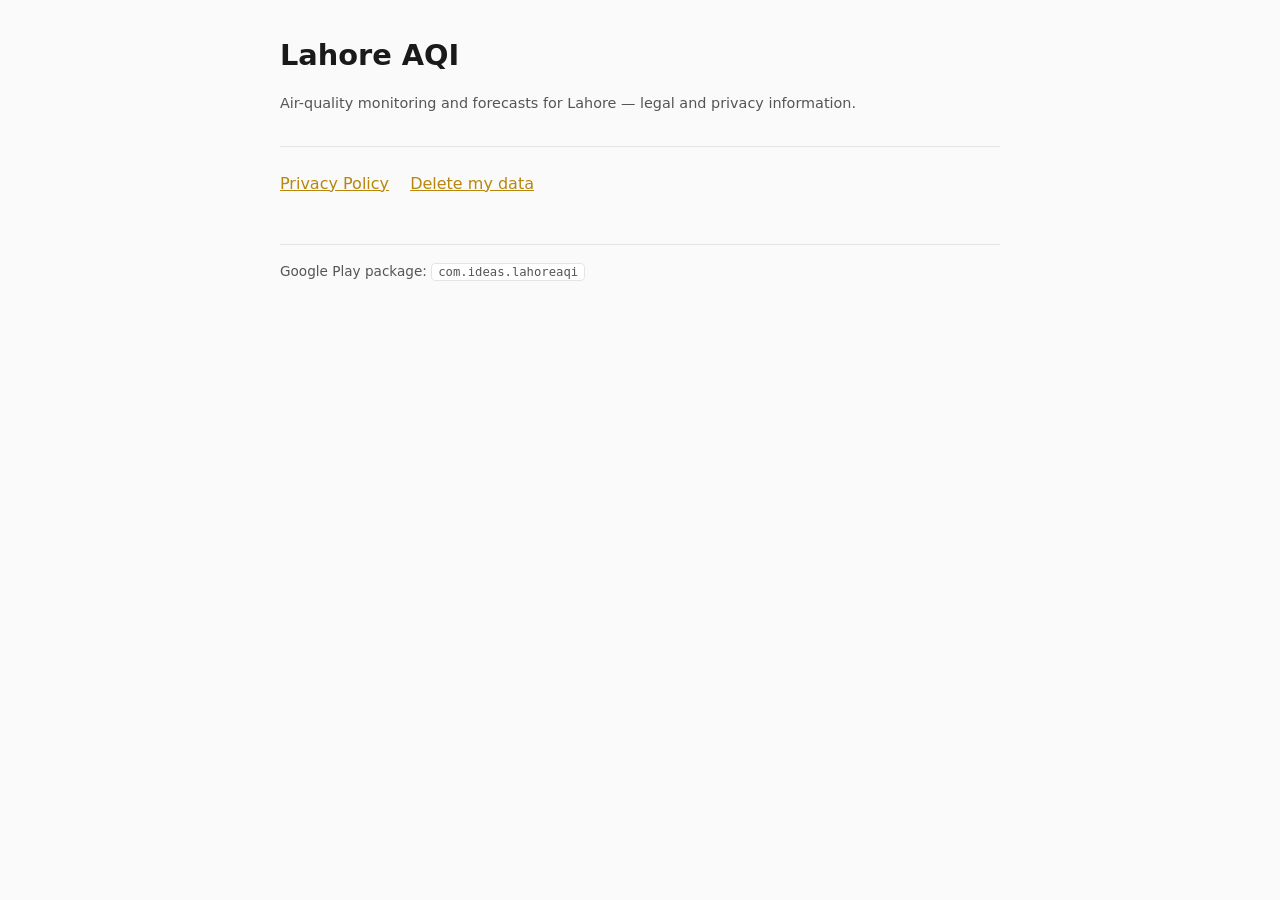
<file: index.html>
<!doctype html>
<html lang="en">
<head>
<meta charset="utf-8">
<meta name="viewport" content="width=device-width, initial-scale=1">
<title>Lahore AQI — Legal</title>
<link rel="stylesheet" href="_style.css">
</head>
<body>
<main>
  <header>
    <h1>Lahore AQI</h1>
    <p class="meta">Air-quality monitoring and forecasts for Lahore — legal and privacy information.</p>
  </header>
  <nav>
    <a href="privacy-policy.html">Privacy Policy</a>
    <a href="delete-my-data.html">Delete my data</a>
  </nav>
  <footer>Google Play package: <code>com.ideas.lahoreaqi</code></footer>
</main>
</body>
</html>
</file>
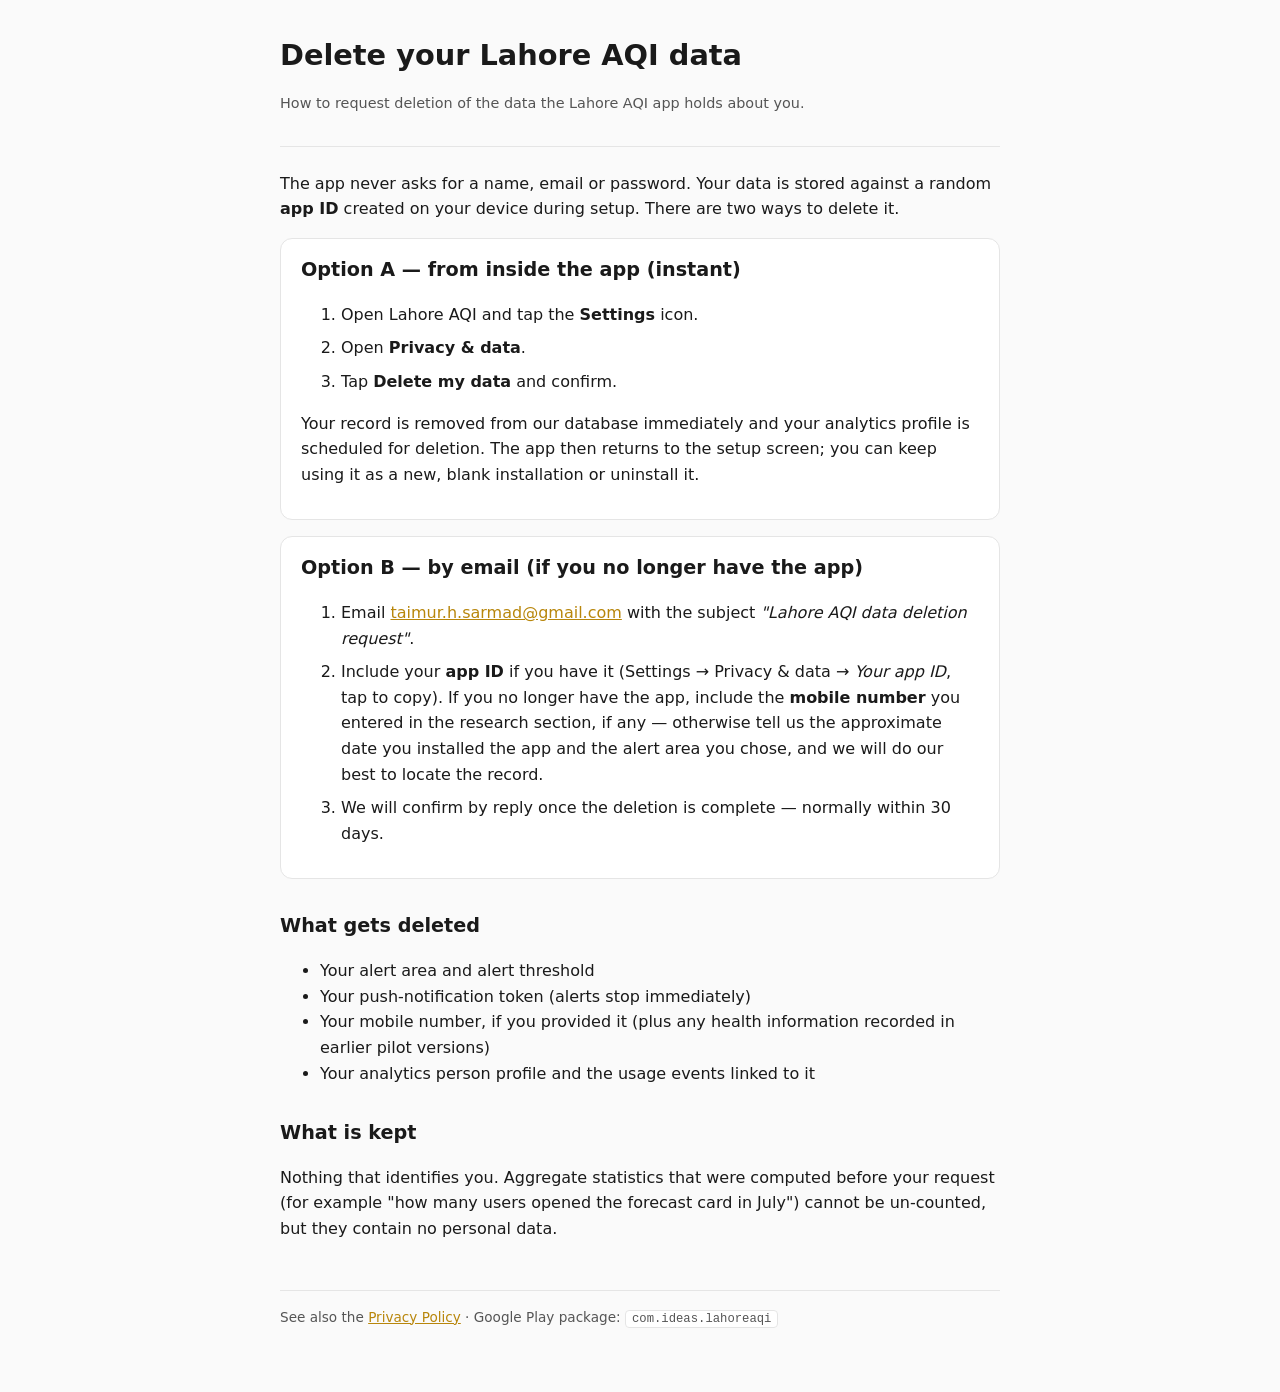
<file: delete-my-data.html>
<!doctype html>
<html lang="en">
<head>
<meta charset="utf-8">
<meta name="viewport" content="width=device-width, initial-scale=1">
<title>Lahore AQI — Delete my data</title>
<link rel="stylesheet" href="_style.css">
</head>
<body>
<main>
  <!-- BEFORE PUBLISHING: replace taimur.h.sarmad@gmail.com with a monitored mailbox. -->
  <header>
    <h1>Delete your Lahore AQI data</h1>
    <p class="meta">How to request deletion of the data the Lahore AQI app holds about you.</p>
  </header>

  <p>The app never asks for a name, email or password. Your data is stored against a random <strong>app ID</strong> created on your device during setup. There are two ways to delete it.</p>

  <div class="card">
    <h2 style="margin-top:0">Option A — from inside the app (instant)</h2>
    <ol class="steps">
      <li>Open Lahore AQI and tap the <strong>Settings</strong> icon.</li>
      <li>Open <strong>Privacy &amp; data</strong>.</li>
      <li>Tap <strong>Delete my data</strong> and confirm.</li>
    </ol>
    <p>Your record is removed from our database immediately and your analytics profile is scheduled for deletion. The app then returns to the setup screen; you can keep using it as a new, blank installation or uninstall it.</p>
  </div>

  <div class="card">
    <h2 style="margin-top:0">Option B — by email (if you no longer have the app)</h2>
    <ol class="steps">
      <li>Email <a href="mailto:taimur.h.sarmad@gmail.com?subject=Lahore%20AQI%20data%20deletion%20request">taimur.h.sarmad@gmail.com</a> with the subject <em>"Lahore AQI data deletion request"</em>.</li>
      <li>Include your <strong>app ID</strong> if you have it (Settings → Privacy &amp; data → <em>Your app ID</em>, tap to copy). If you no longer have the app, include the <strong>mobile number</strong> you entered in the research section, if any — otherwise tell us the approximate date you installed the app and the alert area you chose, and we will do our best to locate the record.</li>
      <li>We will confirm by reply once the deletion is complete — normally within 30 days.</li>
    </ol>
  </div>

  <h2>What gets deleted</h2>
  <ul>
    <li>Your alert area and alert threshold</li>
    <li>Your push-notification token (alerts stop immediately)</li>
    <li>Your mobile number, if you provided it (plus any health information recorded in earlier pilot versions)</li>
    <li>Your analytics person profile and the usage events linked to it</li>
  </ul>

  <h2>What is kept</h2>
  <p>Nothing that identifies you. Aggregate statistics that were computed before your request (for example "how many users opened the forecast card in July") cannot be un-counted, but they contain no personal data.</p>

  <footer>See also the <a href="privacy-policy.html">Privacy Policy</a> · Google Play package: <code>com.ideas.lahoreaqi</code></footer>
</main>
</body>
</html>
</file>
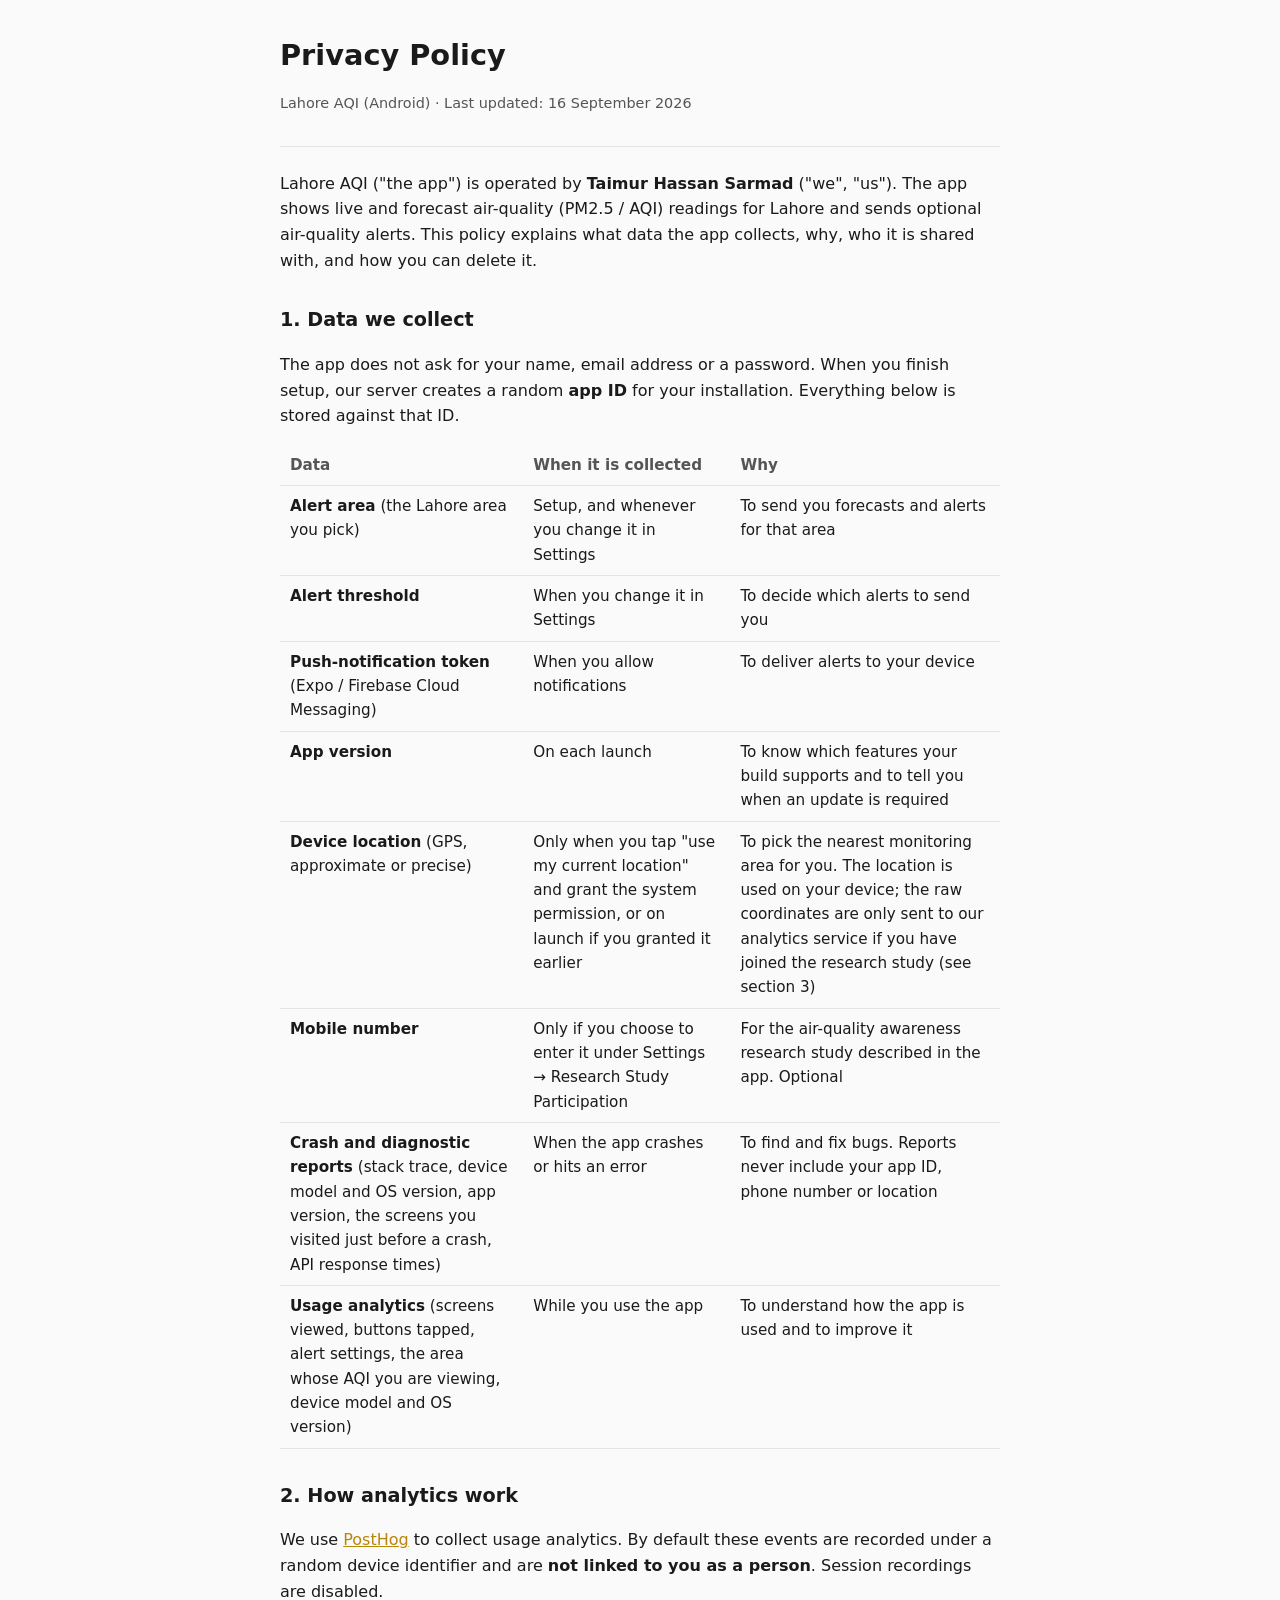
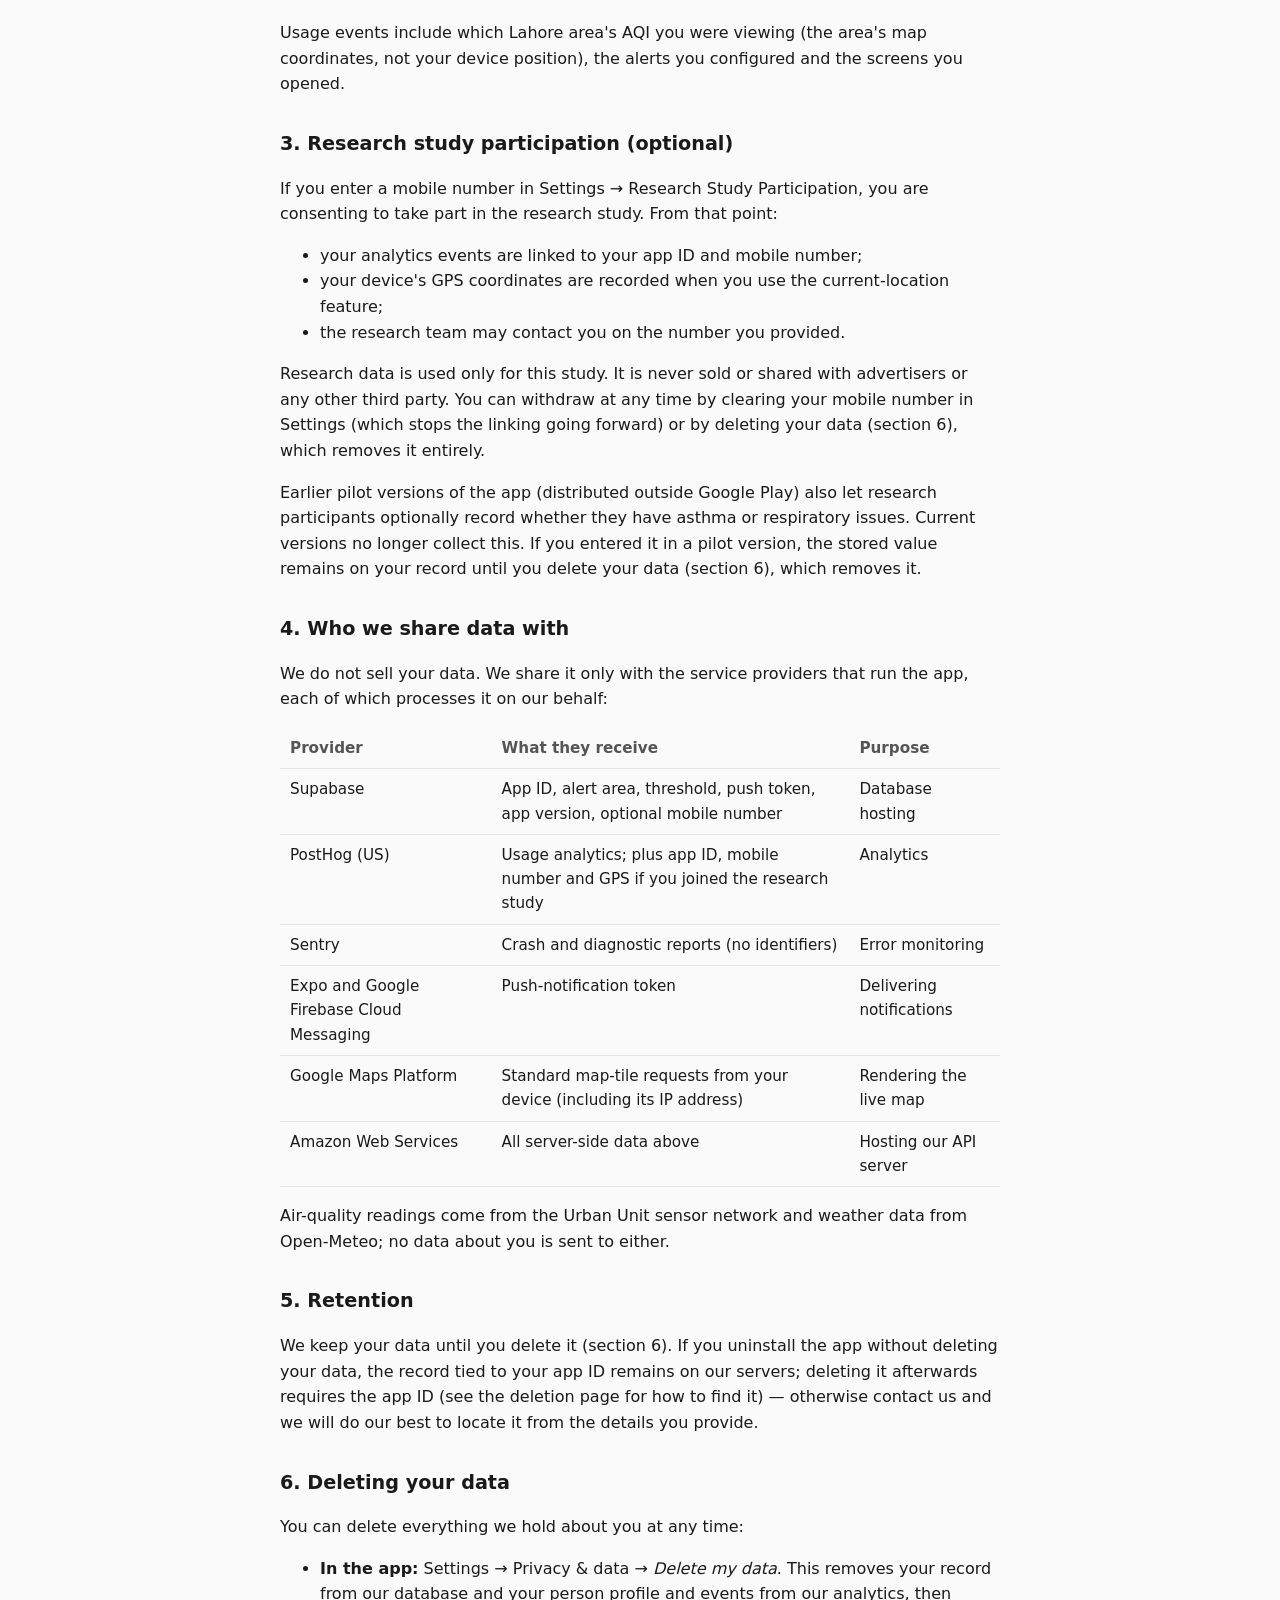
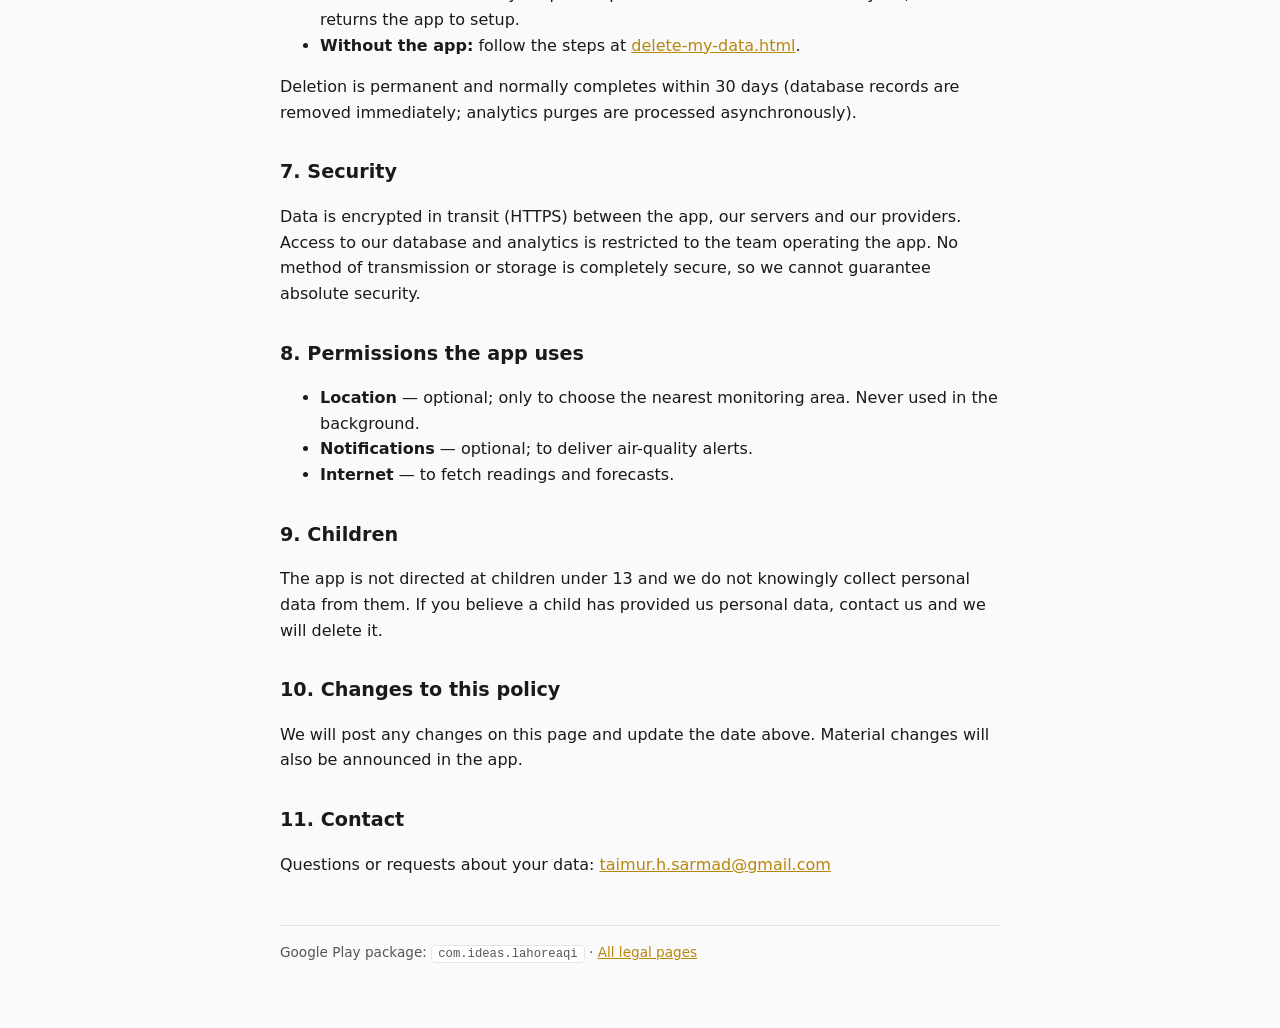
<file: privacy-policy.html>
<!doctype html>
<html lang="en">
<head>
<meta charset="utf-8">
<meta name="viewport" content="width=device-width, initial-scale=1">
<title>Lahore AQI — Privacy Policy</title>
<link rel="stylesheet" href="_style.css">
</head>
<body>
<main>
  <!--
    BEFORE PUBLISHING — fill in every [BRACKETED] placeholder:
      Taimur Hassan Sarmad   the organisation that operates the app / research study
      taimur.h.sarmad@gmail.com   a monitored mailbox for privacy + deletion requests
    and make sure the backend is already serving over HTTPS (the "Security"
    section below states data is encrypted in transit).
  -->
  <header>
    <h1>Privacy Policy</h1>
    <p class="meta">Lahore AQI (Android) · Last updated: 16 September 2026</p>
  </header>

  <p>Lahore AQI ("the app") is operated by <strong>Taimur Hassan Sarmad</strong> ("we", "us"). The app shows live and forecast air-quality (PM2.5 / AQI) readings for Lahore and sends optional air-quality alerts. This policy explains what data the app collects, why, who it is shared with, and how you can delete it.</p>

  <h2>1. Data we collect</h2>
  <p>The app does not ask for your name, email address or a password. When you finish setup, our server creates a random <strong>app ID</strong> for your installation. Everything below is stored against that ID.</p>

  <table>
    <thead><tr><th>Data</th><th>When it is collected</th><th>Why</th></tr></thead>
    <tbody>
      <tr><td><strong>Alert area</strong> (the Lahore area you pick)</td><td>Setup, and whenever you change it in Settings</td><td>To send you forecasts and alerts for that area</td></tr>
      <tr><td><strong>Alert threshold</strong></td><td>When you change it in Settings</td><td>To decide which alerts to send you</td></tr>
      <tr><td><strong>Push-notification token</strong> (Expo / Firebase Cloud Messaging)</td><td>When you allow notifications</td><td>To deliver alerts to your device</td></tr>
      <tr><td><strong>App version</strong></td><td>On each launch</td><td>To know which features your build supports and to tell you when an update is required</td></tr>
      <tr><td><strong>Device location</strong> (GPS, approximate or precise)</td><td>Only when you tap "use my current location" and grant the system permission, or on launch if you granted it earlier</td><td>To pick the nearest monitoring area for you. The location is used on your device; the raw coordinates are only sent to our analytics service if you have joined the research study (see section 3)</td></tr>
      <tr><td><strong>Mobile number</strong></td><td>Only if you choose to enter it under Settings → Research Study Participation</td><td>For the air-quality awareness research study described in the app. Optional</td></tr>
      <tr><td><strong>Crash and diagnostic reports</strong> (stack trace, device model and OS version, app version, the screens you visited just before a crash, API response times)</td><td>When the app crashes or hits an error</td><td>To find and fix bugs. Reports never include your app ID, phone number or location</td></tr>
      <tr><td><strong>Usage analytics</strong> (screens viewed, buttons tapped, alert settings, the area whose AQI you are viewing, device model and OS version)</td><td>While you use the app</td><td>To understand how the app is used and to improve it</td></tr>
    </tbody>
  </table>

  <h2>2. How analytics work</h2>
  <p>We use <a href="https://posthog.com" rel="noopener">PostHog</a> to collect usage analytics. By default these events are recorded under a random device identifier and are <strong>not linked to you as a person</strong>. Session recordings are disabled.</p>
  <p>Usage events include which Lahore area's AQI you were viewing (the area's map coordinates, not your device position), the alerts you configured and the screens you opened.</p>

  <h2>3. Research study participation (optional)</h2>
  <p>If you enter a mobile number in Settings → Research Study Participation, you are consenting to take part in the research study. From that point:</p>
  <ul>
    <li>your analytics events are linked to your app ID and mobile number;</li>
    <li>your device's GPS coordinates are recorded when you use the current-location feature;</li>
    <li>the research team may contact you on the number you provided.</li>
  </ul>
  <p>Research data is used only for this study. It is never sold or shared with advertisers or any other third party. You can withdraw at any time by clearing your mobile number in Settings (which stops the linking going forward) or by deleting your data (section 6), which removes it entirely.</p>
  <p>Earlier pilot versions of the app (distributed outside Google Play) also let research participants optionally record whether they have asthma or respiratory issues. Current versions no longer collect this. If you entered it in a pilot version, the stored value remains on your record until you delete your data (section 6), which removes it.</p>

  <h2>4. Who we share data with</h2>
  <p>We do not sell your data. We share it only with the service providers that run the app, each of which processes it on our behalf:</p>
  <table>
    <thead><tr><th>Provider</th><th>What they receive</th><th>Purpose</th></tr></thead>
    <tbody>
      <tr><td>Supabase</td><td>App ID, alert area, threshold, push token, app version, optional mobile number</td><td>Database hosting</td></tr>
      <tr><td>PostHog (US)</td><td>Usage analytics; plus app ID, mobile number and GPS if you joined the research study</td><td>Analytics</td></tr>
      <tr><td>Sentry</td><td>Crash and diagnostic reports (no identifiers)</td><td>Error monitoring</td></tr>
      <tr><td>Expo and Google Firebase Cloud Messaging</td><td>Push-notification token</td><td>Delivering notifications</td></tr>
      <tr><td>Google Maps Platform</td><td>Standard map-tile requests from your device (including its IP address)</td><td>Rendering the live map</td></tr>
      <tr><td>Amazon Web Services</td><td>All server-side data above</td><td>Hosting our API server</td></tr>
    </tbody>
  </table>
  <p>Air-quality readings come from the Urban Unit sensor network and weather data from Open-Meteo; no data about you is sent to either.</p>

  <h2>5. Retention</h2>
  <p>We keep your data until you delete it (section 6). If you uninstall the app without deleting your data, the record tied to your app ID remains on our servers; deleting it afterwards requires the app ID (see the deletion page for how to find it) — otherwise contact us and we will do our best to locate it from the details you provide.</p>

  <h2>6. Deleting your data</h2>
  <p>You can delete everything we hold about you at any time:</p>
  <ul>
    <li><strong>In the app:</strong> Settings → Privacy &amp; data → <em>Delete my data</em>. This removes your record from our database and your person profile and events from our analytics, then returns the app to setup.</li>
    <li><strong>Without the app:</strong> follow the steps at <a href="delete-my-data.html">delete-my-data.html</a>.</li>
  </ul>
  <p>Deletion is permanent and normally completes within 30 days (database records are removed immediately; analytics purges are processed asynchronously).</p>

  <h2>7. Security</h2>
  <p>Data is encrypted in transit (HTTPS) between the app, our servers and our providers. Access to our database and analytics is restricted to the team operating the app. No method of transmission or storage is completely secure, so we cannot guarantee absolute security.</p>

  <h2>8. Permissions the app uses</h2>
  <ul>
    <li><strong>Location</strong> — optional; only to choose the nearest monitoring area. Never used in the background.</li>
    <li><strong>Notifications</strong> — optional; to deliver air-quality alerts.</li>
    <li><strong>Internet</strong> — to fetch readings and forecasts.</li>
  </ul>

  <h2>9. Children</h2>
  <p>The app is not directed at children under 13 and we do not knowingly collect personal data from them. If you believe a child has provided us personal data, contact us and we will delete it.</p>

  <h2>10. Changes to this policy</h2>
  <p>We will post any changes on this page and update the date above. Material changes will also be announced in the app.</p>

  <h2>11. Contact</h2>
  <p>Questions or requests about your data: <a href="mailto:taimur.h.sarmad@gmail.com">taimur.h.sarmad@gmail.com</a></p>

  <footer>Google Play package: <code>com.ideas.lahoreaqi</code> · <a href="index.html">All legal pages</a></footer>
</main>
</body>
</html>
</file>
<file: _style.css>
:root { color-scheme: light dark; --fg: #1a1a1a; --muted: #555; --bg: #fafafa; --card: #fff; --accent: #b8860b; --border: #e5e5e5; }
@media (prefers-color-scheme: dark) { :root { --fg: #ececec; --muted: #a5a5a5; --bg: #111; --card: #1b1b1b; --accent: #ffd700; --border: #2a2a2a; } }
* { box-sizing: border-box; }
body { margin: 0; font: 16px/1.6 system-ui, -apple-system, "Segoe UI", Roboto, sans-serif; color: var(--fg); background: var(--bg); }
main { max-width: 760px; margin: 0 auto; padding: 32px 20px 64px; }
header { border-bottom: 1px solid var(--border); padding-bottom: 16px; margin-bottom: 24px; }
h1 { font-size: 1.8rem; margin: 0 0 4px; }
h2 { font-size: 1.2rem; margin: 32px 0 8px; }
h3 { font-size: 1rem; margin: 20px 0 6px; }
p, li { color: var(--fg); }
.meta { color: var(--muted); font-size: .9rem; }
a { color: var(--accent); }
table { width: 100%; border-collapse: collapse; margin: 12px 0; font-size: .95rem; }
th, td { text-align: left; vertical-align: top; padding: 8px 10px; border-bottom: 1px solid var(--border); }
th { color: var(--muted); font-weight: 600; }
.card { background: var(--card); border: 1px solid var(--border); border-radius: 12px; padding: 16px 20px; margin: 16px 0; }
.steps li { margin-bottom: 8px; }
code { background: var(--card); border: 1px solid var(--border); border-radius: 4px; padding: 1px 6px; font-size: .9em; }
nav a { margin-right: 16px; }
footer { margin-top: 48px; color: var(--muted); font-size: .85rem; border-top: 1px solid var(--border); padding-top: 16px; }
</file>
